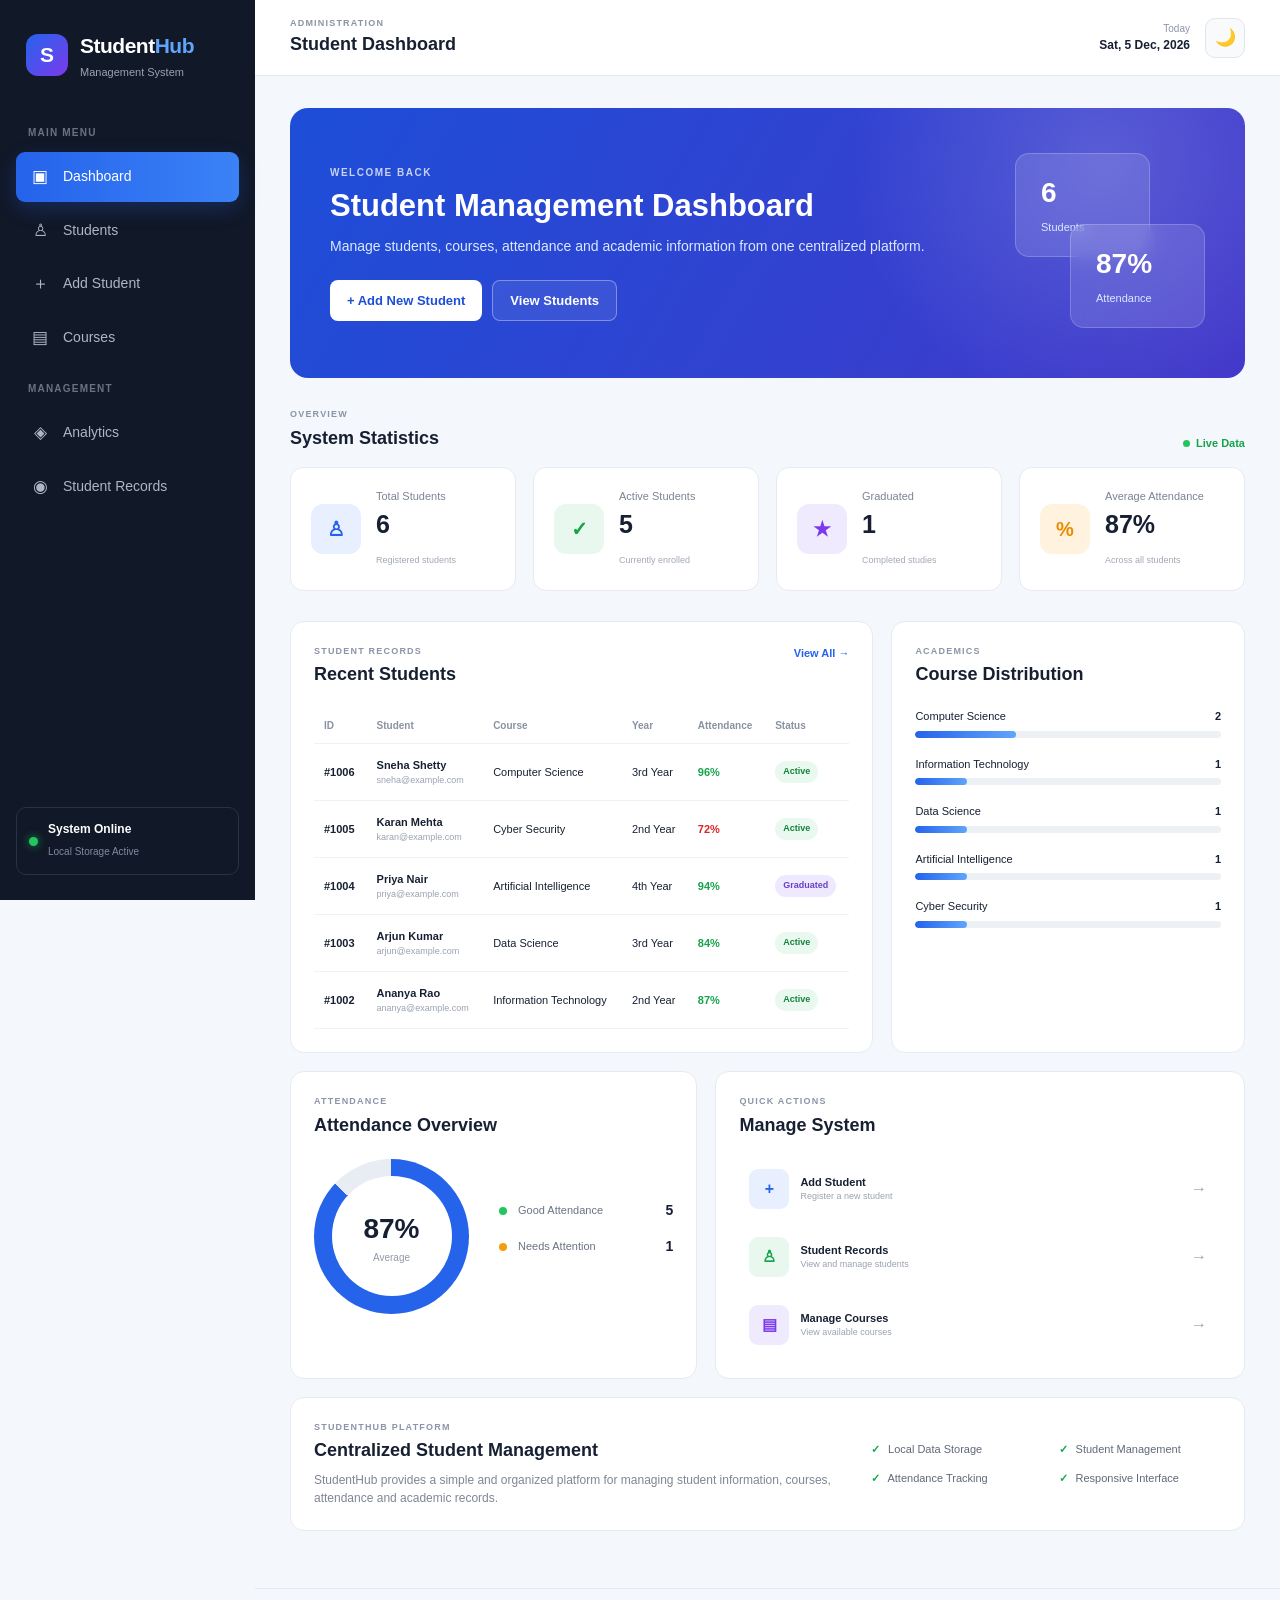
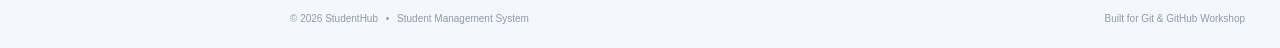
<file: index.html>
<!DOCTYPE html>
<html lang="en">

<head>
    <meta charset="UTF-8">
    <meta name="viewport" content="width=device-width, initial-scale=1.0">

    <title>StudentHub - Dashboard</title>

    <link rel="stylesheet" href="css/style.css">
</head>

<body>

    <!-- SIDEBAR -->

    <aside class="sidebar">

        <div class="brand">
            <div class="brand-icon">S</div>

            <div>
                <h2>Student<span>Hub</span></h2>
                <p>Management System</p>
            </div>
        </div>


        <nav class="sidebar-nav">

            <p class="nav-title">MAIN MENU</p>

            <a href="index.html" class="nav-link active">
                <span>▣</span>
                Dashboard
            </a>

            <a href="students.html" class="nav-link">
                <span>♙</span>
                Students
            </a>

            <a href="add-student.html" class="nav-link">
                <span>＋</span>
                Add Student
            </a>

            <a href="courses.html" class="nav-link">
                <span>▤</span>
                Courses
            </a>

            <p class="nav-title">MANAGEMENT</p>

            <a href="dashboard.html" class="nav-link">
                <span>◈</span>
                Analytics
            </a>

            <a href="students.html" class="nav-link">
                <span>◉</span>
                Student Records
            </a>

        </nav>


        <div class="sidebar-bottom">

            <div class="system-status">
                <span class="status-dot"></span>

                <div>
                    <strong>System Online</strong>
                    <small>Local Storage Active</small>
                </div>
            </div>

        </div>

    </aside>


    <!-- MAIN AREA -->

    <div class="main-wrapper">

        <!-- TOPBAR -->

        <header class="topbar">

            <div class="mobile-brand">
                Student<span>Hub</span>
            </div>

            <div class="topbar-left">

                <button
                    class="mobile-menu"
                    onclick="toggleSidebar()"
                    aria-label="Open menu"
                >
                    ☰
                </button>

                <div>
                    <p class="topbar-label">ADMINISTRATION</p>
                    <h3>Student Dashboard</h3>
                </div>

            </div>


            <div class="topbar-right">

                <div class="date-box">
                    <span>Today</span>
                    <strong id="currentDate">--</strong>
                </div>

                <button
                    class="theme-btn"
                    onclick="toggleTheme()"
                    title="Toggle dark mode"
                >
                    🌙
                </button>

            </div>

        </header>


        <!-- CONTENT -->

        <main class="dashboard-content">


            <!-- WELCOME -->

            <section class="welcome-banner">

                <div class="welcome-content">

                    <p class="welcome-small">
                        WELCOME BACK
                    </p>

                    <h1>
                        Student Management Dashboard
                    </h1>

                    <p>
                        Manage students, courses, attendance and academic
                        information from one centralized platform.
                    </p>

                    <div class="welcome-actions">

                        <a
                            href="add-student.html"
                            class="primary-btn"
                        >
                            + Add New Student
                        </a>

                        <a
                            href="students.html"
                            class="outline-btn"
                        >
                            View Students
                        </a>

                    </div>

                </div>


                <div class="welcome-decoration">

                    <div class="floating-card card-one">
                        <strong id="bannerStudents">0</strong>
                        <span>Students</span>
                    </div>

                    <div class="floating-card card-two">
                        <strong id="bannerAttendance">0%</strong>
                        <span>Attendance</span>
                    </div>

                </div>

            </section>


            <!-- STATISTICS -->

            <section class="section-heading">

                <div>
                    <p class="section-label">OVERVIEW</p>
                    <h2>System Statistics</h2>
                </div>

                <span class="live-indicator">
                    <span></span>
                    Live Data
                </span>

            </section>


            <section class="stats-grid">


                <div class="stat-card">

                    <div class="stat-icon blue">
                        ♙
                    </div>

                    <div class="stat-info">

                        <p>Total Students</p>

                        <h2 id="totalStudents">
                            0
                        </h2>

                        <span class="stat-description">
                            Registered students
                        </span>

                    </div>

                </div>


                <div class="stat-card">

                    <div class="stat-icon green">
                        ✓
                    </div>

                    <div class="stat-info">

                        <p>Active Students</p>

                        <h2 id="activeStudents">
                            0
                        </h2>

                        <span class="stat-description">
                            Currently enrolled
                        </span>

                    </div>

                </div>


                <div class="stat-card">

                    <div class="stat-icon purple">
                        ★
                    </div>

                    <div class="stat-info">

                        <p>Graduated</p>

                        <h2 id="graduatedStudents">
                            0
                        </h2>

                        <span class="stat-description">
                            Completed studies
                        </span>

                    </div>

                </div>


                <div class="stat-card">

                    <div class="stat-icon orange">
                        %
                    </div>

                    <div class="stat-info">

                        <p>Average Attendance</p>

                        <h2 id="averageAttendance">
                            0%
                        </h2>

                        <span class="stat-description">
                            Across all students
                        </span>

                    </div>

                </div>

            </section>


            <!-- MAIN GRID -->

            <section class="dashboard-grid">


                <!-- RECENT STUDENTS -->

                <div class="dashboard-card large-card">

                    <div class="card-heading">

                        <div>

                            <p class="section-label">
                                STUDENT RECORDS
                            </p>

                            <h2>
                                Recent Students
                            </h2>

                        </div>

                        <a href="students.html">
                            View All →
                        </a>

                    </div>


                    <div class="table-wrapper">

                        <table class="dashboard-table">

                            <thead>

                                <tr>
                                    <th>ID</th>
                                    <th>Student</th>
                                    <th>Course</th>
                                    <th>Year</th>
                                    <th>Attendance</th>
                                    <th>Status</th>
                                </tr>

                            </thead>

                            <tbody id="recentStudents">
                            </tbody>

                        </table>

                    </div>


                    <p
                        id="dashboardEmpty"
                        class="empty-message"
                    >
                        No students registered yet.
                    </p>

                </div>


                <!-- COURSE DISTRIBUTION -->

                <div class="dashboard-card">

                    <div class="card-heading">

                        <div>

                            <p class="section-label">
                                ACADEMICS
                            </p>

                            <h2>
                                Course Distribution
                            </h2>

                        </div>

                    </div>


                    <div id="courseDistribution">

                    </div>

                </div>

            </section>


            <!-- SECOND ROW -->

            <section class="dashboard-grid second-grid">


                <!-- ATTENDANCE -->

                <div class="dashboard-card">

                    <div class="card-heading">

                        <div>

                            <p class="section-label">
                                ATTENDANCE
                            </p>

                            <h2>
                                Attendance Overview
                            </h2>

                        </div>

                    </div>


                    <div class="attendance-overview">

                        <div
                            class="attendance-circle"
                            id="attendanceCircle"
                        >

                            <div>

                                <strong id="attendanceValue">
                                    0%
                                </strong>

                                <span>Average</span>

                            </div>

                        </div>


                        <div class="attendance-details">

                            <div>
                                <span class="legend-dot good"></span>
                                <p>Good Attendance</p>
                                <strong id="goodAttendance">0</strong>
                            </div>

                            <div>
                                <span class="legend-dot warning"></span>
                                <p>Needs Attention</p>
                                <strong id="lowAttendance">0</strong>
                            </div>

                        </div>

                    </div>

                </div>


                <!-- QUICK ACTIONS -->

                <div class="dashboard-card">

                    <div class="card-heading">

                        <div>

                            <p class="section-label">
                                QUICK ACTIONS
                            </p>

                            <h2>
                                Manage System
                            </h2>

                        </div>

                    </div>


                    <div class="quick-actions">

                        <a
                            href="add-student.html"
                            class="quick-action"
                        >

                            <div class="quick-icon blue">
                                +
                            </div>

                            <div>
                                <strong>Add Student</strong>
                                <span>Register a new student</span>
                            </div>

                            <b>→</b>

                        </a>


                        <a
                            href="students.html"
                            class="quick-action"
                        >

                            <div class="quick-icon green">
                                ♙
                            </div>

                            <div>
                                <strong>Student Records</strong>
                                <span>View and manage students</span>
                            </div>

                            <b>→</b>

                        </a>


                        <a
                            href="courses.html"
                            class="quick-action"
                        >

                            <div class="quick-icon purple">
                                ▤
                            </div>

                            <div>
                                <strong>Manage Courses</strong>
                                <span>View available courses</span>
                            </div>

                            <b>→</b>

                        </a>

                    </div>

                </div>

            </section>


            <!-- SYSTEM INFORMATION -->

            <section class="dashboard-card system-card">

                <div class="system-card-content">

                    <div>

                        <p class="section-label">
                            STUDENTHUB PLATFORM
                        </p>

                        <h2>
                            Centralized Student Management
                        </h2>

                        <p>
                            StudentHub provides a simple and organized
                            platform for managing student information,
                            courses, attendance and academic records.
                        </p>

                    </div>


                    <div class="system-features">

                        <div>
                            <span>✓</span>
                            Local Data Storage
                        </div>

                        <div>
                            <span>✓</span>
                            Student Management
                        </div>

                        <div>
                            <span>✓</span>
                            Attendance Tracking
                        </div>

                        <div>
                            <span>✓</span>
                            Responsive Interface
                        </div>

                    </div>

                </div>

            </section>


        </main>


        <!-- FOOTER -->

        <footer>

            <p>
                © 2026 StudentHub
                <span>•</span>
                Student Management System
            </p>

            <p>
                Built for Git & GitHub Workshop
            </p>

        </footer>

    </div>


    <script src="js/main.js"></script>

</body>

</html>
</file>
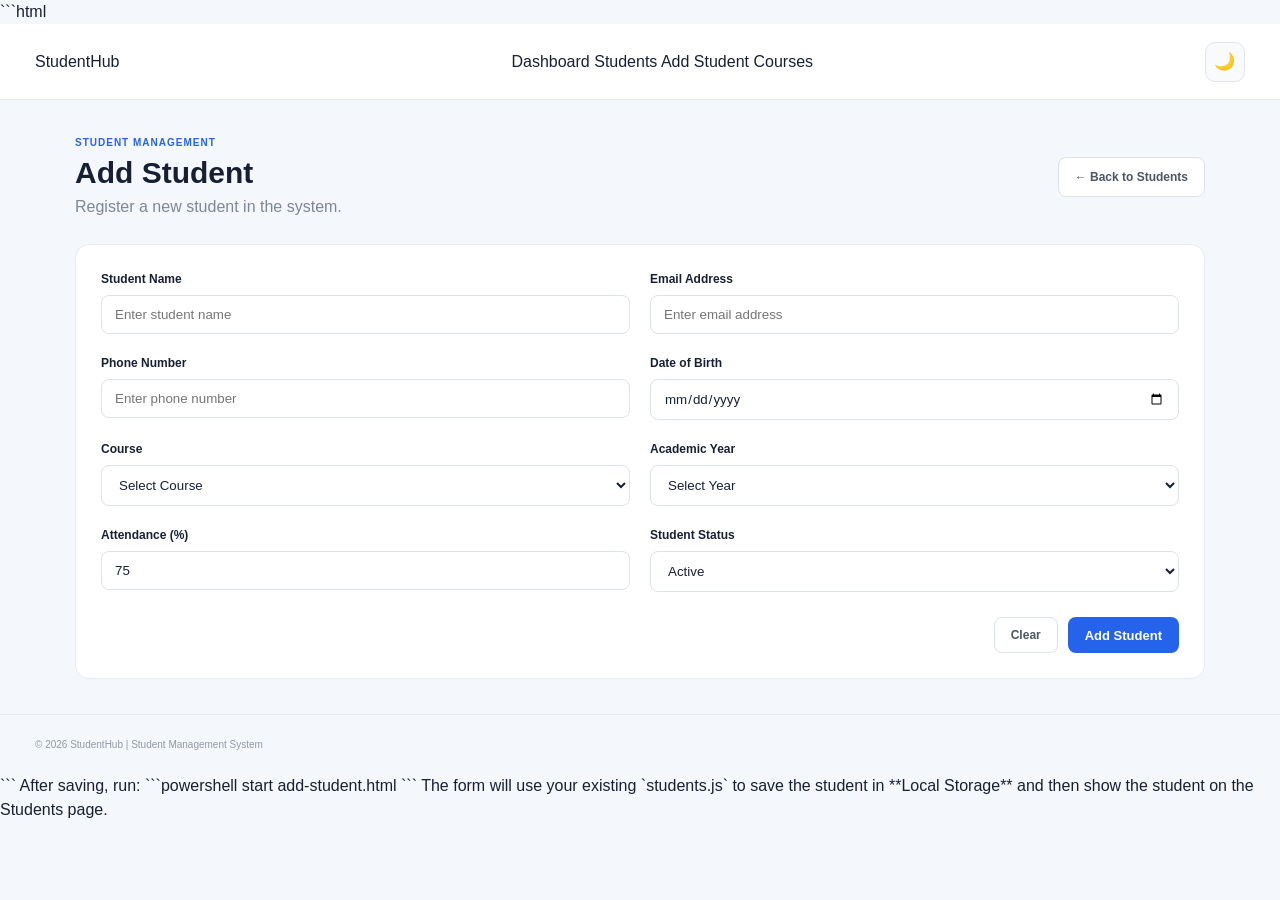
<file: add-student.html>
```html
<!DOCTYPE html>
<html lang="en">

<head>
    <meta charset="UTF-8">
    <meta name="viewport" content="width=device-width, initial-scale=1.0">

    <title>StudentHub - Add Student</title>

    <link rel="stylesheet" href="css/style.css">
</head>

<body>

<header class="topbar">

    <div class="logo">
        Student<span>Hub</span>
    </div>

    <nav>
        <a href="index.html">Dashboard</a>
        <a href="students.html">Students</a>
        <a href="add-student.html" class="active">Add Student</a>
        <a href="courses.html">Courses</a>
    </nav>

    <button class="theme-btn" onclick="toggleTheme()">🌙</button>

</header>


<main class="container">

    <div class="page-heading">

        <div>
            <p class="small-title">STUDENT MANAGEMENT</p>

            <h1>Add Student</h1>

            <p>
                Register a new student in the system.
            </p>
        </div>

        <a href="students.html" class="secondary-btn">
            ← Back to Students
        </a>

    </div>


    <section class="card form-card">

        <form id="studentForm">

            <div class="form-grid">

                <div class="form-group">

                    <label for="name">
                        Student Name
                    </label>

                    <input
                        type="text"
                        id="name"
                        name="name"
                        placeholder="Enter student name"
                        required
                    >

                </div>


                <div class="form-group">

                    <label for="email">
                        Email Address
                    </label>

                    <input
                        type="email"
                        id="email"
                        name="email"
                        placeholder="Enter email address"
                        required
                    >

                </div>


                <div class="form-group">

                    <label for="phone">
                        Phone Number
                    </label>

                    <input
                        type="tel"
                        id="phone"
                        name="phone"
                        placeholder="Enter phone number"
                        required
                    >

                </div>


                <div class="form-group">

                    <label for="dob">
                        Date of Birth
                    </label>

                    <input
                        type="date"
                        id="dob"
                        name="dob"
                        required
                    >

                </div>


                <div class="form-group">

                    <label for="course">
                        Course
                    </label>

                    <select
                        id="course"
                        name="course"
                        required
                    >

                        <option value="">
                            Select Course
                        </option>

                        <option value="Computer Science">
                            Computer Science
                        </option>

                        <option value="Information Technology">
                            Information Technology
                        </option>

                        <option value="Data Science">
                            Data Science
                        </option>

                        <option value="Artificial Intelligence">
                            Artificial Intelligence
                        </option>

                        <option value="Cyber Security">
                            Cyber Security
                        </option>

                        <option value="Mobile Application">
                            Mobile Application
                        </option>

                    </select>

                </div>


                <div class="form-group">

                    <label for="year">
                        Academic Year
                    </label>

                    <select
                        id="year"
                        name="year"
                        required
                    >

                        <option value="">
                            Select Year
                        </option>

                        <option value="1st Year">
                            1st Year
                        </option>

                        <option value="2nd Year">
                            2nd Year
                        </option>

                        <option value="3rd Year">
                            3rd Year
                        </option>

                        <option value="4th Year">
                            4th Year
                        </option>

                    </select>

                </div>


                <div class="form-group">

                    <label for="attendance">
                        Attendance (%)
                    </label>

                    <input
                        type="number"
                        id="attendance"
                        name="attendance"
                        min="0"
                        max="100"
                        value="75"
                        placeholder="Enter attendance"
                        required
                    >

                </div>


                <div class="form-group">

                    <label for="status">
                        Student Status
                    </label>

                    <select
                        id="status"
                        name="status"
                        required
                    >

                        <option value="Active">
                            Active
                        </option>

                        <option value="Inactive">
                            Inactive
                        </option>

                        <option value="Graduated">
                            Graduated
                        </option>

                    </select>

                </div>

            </div>


            <div class="form-actions">

                <button
                    type="reset"
                    class="secondary-btn"
                >
                    Clear
                </button>

                <button
                    type="submit"
                    class="primary-btn"
                >
                    Add Student
                </button>

            </div>

        </form>

    </section>

</main>


<footer>

    <p>
        © 2026 StudentHub | Student Management System
    </p>

</footer>


<script src="js/main.js"></script>
<script src="js/students.js"></script>

</body>

</html>
```

After saving, run:

```powershell
start add-student.html
```

The form will use your existing `students.js` to save the student in **Local Storage** and then show the student on the Students page.
</file>
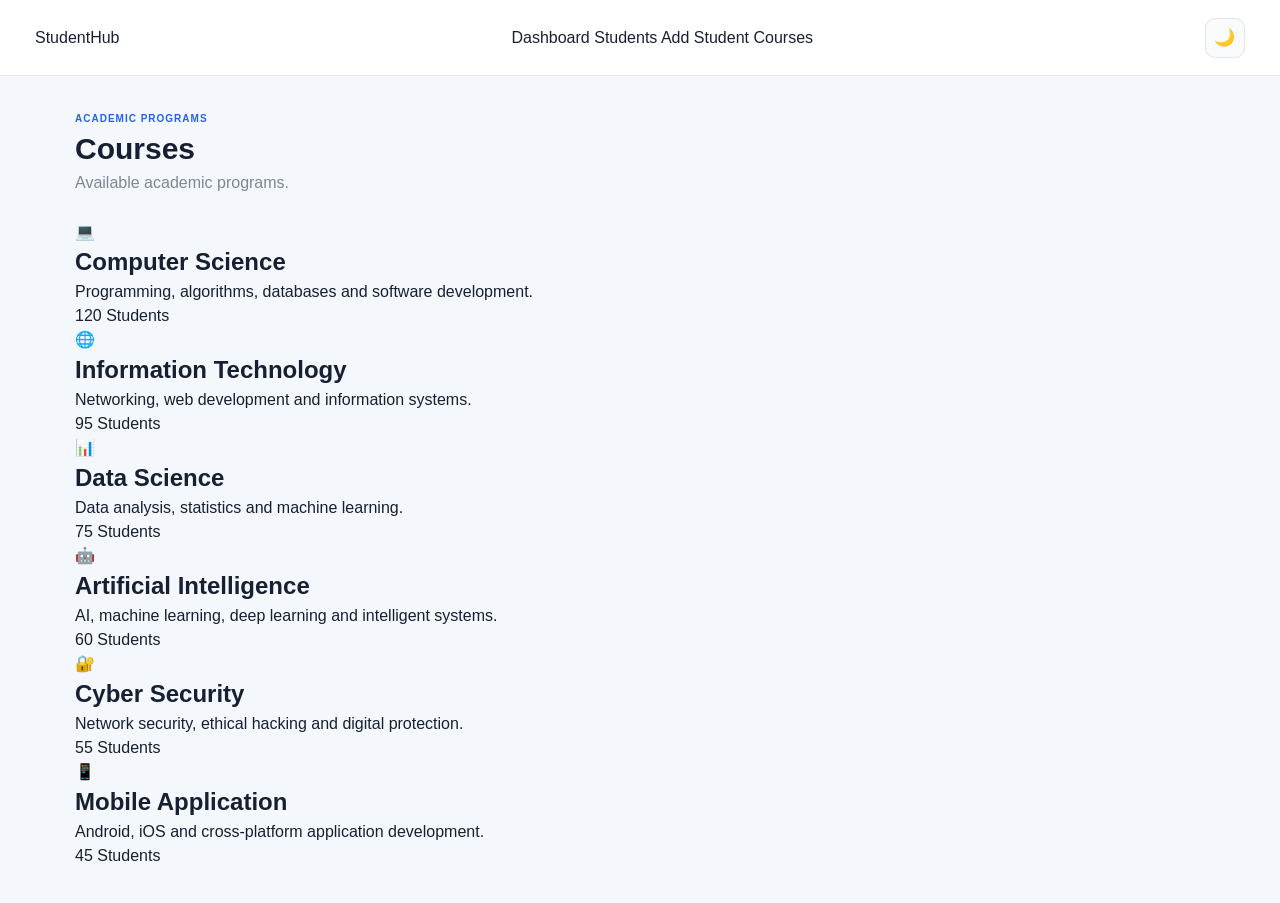
<file: courses.html>
<!DOCTYPE html>
<html lang="en">
<head>
    <meta charset="UTF-8">
    <meta name="viewport" content="width=device-width, initial-scale=1.0">
    <title>StudentHub - Courses</title>
    <link rel="stylesheet" href="css/style.css">
</head>
<body>

<header class="topbar">

    <div class="logo">Student<span>Hub</span></div>

    <nav>
        <a href="index.html">Dashboard</a>
        <a href="students.html">Students</a>
        <a href="add-student.html">Add Student</a>
        <a href="courses.html" class="active">Courses</a>
    </nav>

    <button class="theme-btn" onclick="toggleTheme()">🌙</button>

</header>

<main class="container">

    <div class="page-heading">

        <div>
            <p class="small-title">ACADEMIC PROGRAMS</p>
            <h1>Courses</h1>
            <p>Available academic programs.</p>
        </div>

    </div>

    <section class="course-grid">

        <div class="course-card">
            <div class="course-icon">💻</div>
            <h2>Computer Science</h2>
            <p>Programming, algorithms, databases and software development.</p>
            <span>120 Students</span>
        </div>

        <div class="course-card">
            <div class="course-icon">🌐</div>
            <h2>Information Technology</h2>
            <p>Networking, web development and information systems.</p>
            <span>95 Students</span>
        </div>

        <div class="course-card">
            <div class="course-icon">📊</div>
            <h2>Data Science</h2>
            <p>Data analysis, statistics and machine learning.</p>
            <span>75 Students</span>
        </div>

        <div class="course-card">
            <div class="course-icon">🤖</div>
            <h2>Artificial Intelligence</h2>
            <p>AI, machine learning, deep learning and intelligent systems.</p>
            <span>60 Students</span>
        </div>

        <div class="course-card">
            <div class="course-icon">🔐</div>
            <h2>Cyber Security</h2>
            <p>Network security, ethical hacking and digital protection.</p>
            <span>55 Students</span>
        </div>

        <div class="course-card">
            <div class="course-icon">📱</div>
            <h2>Mobile Application</h2>
            <p>Android, iOS and cross-platform application development.</p>
            <span>45 Students</span>
        </div>

    </section>

</main>

<script src="js/main.js"></script>

</body>
</html>
</file>
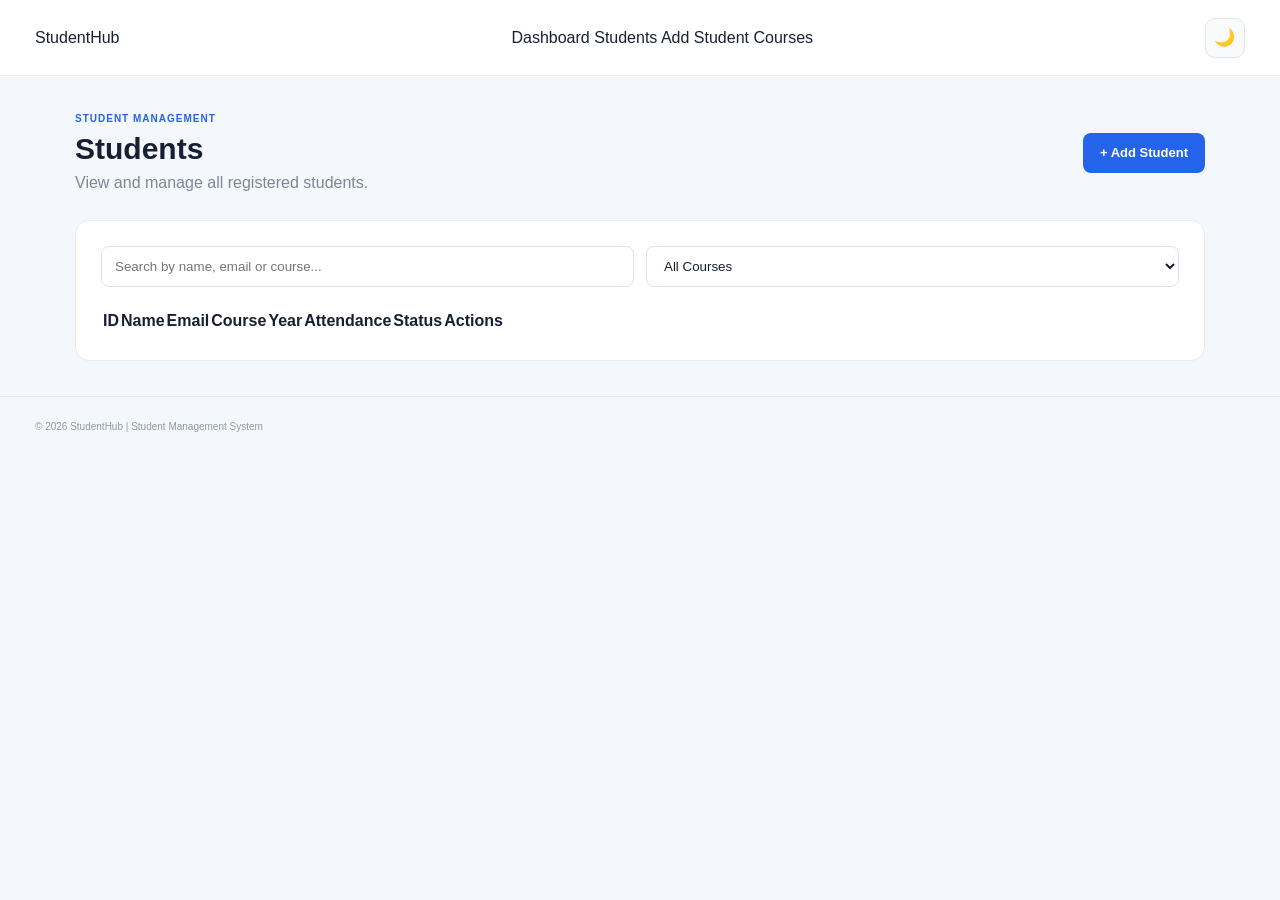
<file: students.html>
<!DOCTYPE html>
<html lang="en">
<head>
    <meta charset="UTF-8">
    <meta name="viewport" content="width=device-width, initial-scale=1.0">
    <title>StudentHub - Students</title>
    <link rel="stylesheet" href="css/style.css">
</head>

<body>

<header class="topbar">

    <div class="logo">
        Student<span>Hub</span>
    </div>

    <nav>
        <a href="index.html">Dashboard</a>
        <a href="students.html" class="active">Students</a>
        <a href="add-student.html">Add Student</a>
        <a href="courses.html">Courses</a>
    </nav>

    <button class="theme-btn" onclick="toggleTheme()">🌙</button>

</header>

<main class="container">

    <div class="page-heading">

        <div>
            <p class="small-title">STUDENT MANAGEMENT</p>

            <h1>Students</h1>

            <p>
                View and manage all registered students.
            </p>
        </div>

        <a href="add-student.html" class="primary-btn">
            + Add Student
        </a>

    </div>

    <section class="card">

        <div class="search-area">

            <input
                type="text"
                id="searchInput"
                placeholder="Search by name, email or course..."
                onkeyup="searchStudents()"
            >

            <select
                id="courseFilter"
                onchange="searchStudents()"
            >
                <option value="">All Courses</option>

                <option value="Computer Science">
                    Computer Science
                </option>

                <option value="Information Technology">
                    Information Technology
                </option>

                <option value="Data Science">
                    Data Science
                </option>

                <option value="Artificial Intelligence">
                    Artificial Intelligence
                </option>

                <option value="Cyber Security">
                    Cyber Security
                </option>

            </select>

        </div>

        <div class="table-container">

            <table>

                <thead>

                    <tr>
                        <th>ID</th>
                        <th>Name</th>
                        <th>Email</th>
                        <th>Course</th>
                        <th>Year</th>
                        <th>Attendance</th>
                        <th>Status</th>
                        <th>Actions</th>
                    </tr>

                </thead>

                <tbody id="studentsTable">
                </tbody>

            </table>

        </div>

        <p id="noStudents" class="empty-message">
            No students found.
        </p>

    </section>

</main>

<footer>

    <p>
        © 2026 StudentHub | Student Management System
    </p>

</footer>

<script src="js/main.js"></script>
<script src="js/students.js"></script>

</body>
</html>
</file>
<file: css/style.css>
/* =========================================
   STUDENTHUB - PROFESSIONAL STYLE
   ========================================= */


/* ---------- RESET ---------- */

* {
    margin: 0;
    padding: 0;
    box-sizing: border-box;
}


html {
    scroll-behavior: smooth;
}


body {
    font-family: Arial, Helvetica, sans-serif;
    background: #f4f7fb;
    color: #172033;
    line-height: 1.5;
    transition: background 0.3s, color 0.3s;
}


a {
    text-decoration: none;
    color: inherit;
}


button,
input,
select {
    font-family: inherit;
}


/* ---------- SIDEBAR ---------- */

.sidebar {
    position: fixed;
    left: 0;
    top: 0;
    width: 255px;
    height: 100vh;
    background: #111827;
    color: white;
    padding: 25px 16px;
    display: flex;
    flex-direction: column;
    z-index: 1000;
}


.brand {
    display: flex;
    align-items: center;
    gap: 12px;
    padding: 5px 10px 30px;
}


.brand-icon {
    width: 42px;
    height: 42px;
    border-radius: 12px;
    background: linear-gradient(135deg, #2563eb, #7c3aed);
    display: flex;
    align-items: center;
    justify-content: center;
    font-size: 21px;
    font-weight: bold;
}


.brand h2 {
    font-size: 21px;
    letter-spacing: -0.5px;
}


.brand h2 span {
    color: #60a5fa;
}


.brand p {
    color: #9ca3af;
    font-size: 11px;
    margin-top: 2px;
}


.nav-title {
    color: #6b7280;
    font-size: 10px;
    font-weight: bold;
    letter-spacing: 1.2px;
    padding: 15px 12px 8px;
}


.nav-link {
    display: flex;
    align-items: center;
    gap: 13px;
    padding: 12px 14px;
    margin: 4px 0;
    border-radius: 9px;
    color: #aeb6c5;
    font-size: 14px;
    transition: 0.2s;
}


.nav-link span {
    width: 20px;
    text-align: center;
    font-size: 17px;
}


.nav-link:hover {
    background: #1f2937;
    color: white;
}


.nav-link.active {
    background: linear-gradient(
        90deg,
        #2563eb,
        #3b82f6
    );
    color: white;
    box-shadow: 0 7px 20px rgba(37, 99, 235, 0.25);
}


.sidebar-bottom {
    margin-top: auto;
}


.system-status {
    border: 1px solid #273244;
    border-radius: 10px;
    padding: 12px;
    display: flex;
    gap: 10px;
    align-items: center;
}


.status-dot {
    width: 9px;
    height: 9px;
    background: #22c55e;
    border-radius: 50%;
    box-shadow: 0 0 8px rgba(34, 197, 94, 0.7);
}


.system-status strong {
    display: block;
    font-size: 12px;
}


.system-status small {
    color: #7f8a9d;
    font-size: 10px;
}


/* ---------- MAIN ---------- */

.main-wrapper {
    margin-left: 255px;
    min-height: 100vh;
}


/* ---------- TOPBAR ---------- */

.topbar {
    height: 76px;
    background: white;
    border-bottom: 1px solid #e5e9f0;
    padding: 0 35px;
    display: flex;
    align-items: center;
    justify-content: space-between;
    position: sticky;
    top: 0;
    z-index: 500;
}


.topbar-left {
    display: flex;
    align-items: center;
    gap: 15px;
}


.topbar-label {
    color: #8a94a6;
    font-size: 9px;
    font-weight: bold;
    letter-spacing: 1.2px;
}


.topbar h3 {
    font-size: 18px;
    margin-top: 1px;
}


.topbar-right {
    display: flex;
    align-items: center;
    gap: 15px;
}


.date-box {
    display: flex;
    flex-direction: column;
    text-align: right;
}


.date-box span {
    color: #8b95a7;
    font-size: 10px;
}


.date-box strong {
    font-size: 12px;
}


.theme-btn {
    border: 1px solid #e1e6ee;
    background: #f8fafc;
    width: 40px;
    height: 40px;
    border-radius: 10px;
    cursor: pointer;
    font-size: 17px;
}


.mobile-menu,
.mobile-brand {
    display: none;
}


/* ---------- CONTENT ---------- */

.dashboard-content {
    padding: 32px 35px;
    max-width: 1600px;
    margin: auto;
}


/* ---------- WELCOME ---------- */

.welcome-banner {
    min-height: 235px;
    border-radius: 18px;
    padding: 35px 40px;
    color: white;
    background:
        radial-gradient(
            circle at 85% 20%,
            rgba(255,255,255,0.16),
            transparent 30%
        ),
        linear-gradient(
            120deg,
            #1d4ed8,
            #4338ca
        );
    display: flex;
    justify-content: space-between;
    align-items: center;
    overflow: hidden;
    position: relative;
    margin-bottom: 30px;
}


.welcome-content {
    max-width: 700px;
    position: relative;
    z-index: 2;
}


.welcome-small {
    font-size: 10px;
    font-weight: bold;
    letter-spacing: 1.5px;
    opacity: 0.75;
    margin-bottom: 7px;
}


.welcome-banner h1 {
    font-size: 31px;
    line-height: 1.2;
    margin-bottom: 12px;
}


.welcome-banner p:not(.welcome-small) {
    color: #dbeafe;
    font-size: 14px;
    max-width: 650px;
}


.welcome-actions {
    display: flex;
    gap: 10px;
    margin-top: 23px;
}


.primary-btn,
.outline-btn {
    display: inline-flex;
    align-items: center;
    justify-content: center;
    border-radius: 8px;
    padding: 10px 17px;
    font-size: 13px;
    font-weight: bold;
    cursor: pointer;
    transition: 0.2s;
    border: none;
}


.primary-btn {
    background: #2563eb;
    color: white;
}


.welcome-banner .primary-btn {
    background: white;
    color: #1d4ed8;
}


.primary-btn:hover,
.outline-btn:hover {
    transform: translateY(-2px);
}


.outline-btn {
    color: white;
    border: 1px solid rgba(255,255,255,0.35);
    background: rgba(255,255,255,0.08);
}


.welcome-decoration {
    width: 280px;
    height: 200px;
    position: relative;
}


.floating-card {
    position: absolute;
    background: rgba(255,255,255,0.12);
    backdrop-filter: blur(8px);
    border: 1px solid rgba(255,255,255,0.2);
    border-radius: 14px;
    padding: 18px 25px;
    min-width: 135px;
}


.floating-card strong {
    display: block;
    font-size: 28px;
}


.floating-card span {
    font-size: 11px;
    color: #dbeafe;
}


.card-one {
    right: 55px;
    top: 10px;
}


.card-two {
    right: 0;
    bottom: 15px;
}


/* ---------- SECTION HEADINGS ---------- */

.section-heading {
    display: flex;
    justify-content: space-between;
    align-items: end;
    margin-bottom: 15px;
}


.section-label {
    font-size: 9px;
    letter-spacing: 1.2px;
    color: #8b95a7;
    font-weight: bold;
    margin-bottom: 3px;
}


.section-heading h2,
.dashboard-card h2 {
    font-size: 18px;
}


.live-indicator {
    display: flex;
    align-items: center;
    gap: 6px;
    color: #16a34a;
    font-size: 11px;
    font-weight: bold;
}


.live-indicator span {
    width: 7px;
    height: 7px;
    border-radius: 50%;
    background: #22c55e;
}


/* ---------- STATISTICS ---------- */

.stats-grid {
    display: grid;
    grid-template-columns: repeat(4, 1fr);
    gap: 17px;
    margin-bottom: 30px;
}


.stat-card {
    background: white;
    border: 1px solid #e7ebf1;
    border-radius: 13px;
    padding: 20px;
    display: flex;
    align-items: center;
    gap: 15px;
    transition: 0.2s;
}


.stat-card:hover {
    transform: translateY(-3px);
    box-shadow: 0 10px 25px rgba(15,23,42,0.07);
}


.stat-icon {
    width: 50px;
    height: 50px;
    min-width: 50px;
    border-radius: 12px;
    display: flex;
    align-items: center;
    justify-content: center;
    font-weight: bold;
    font-size: 20px;
}


.stat-icon.blue,
.quick-icon.blue {
    background: #e8f0ff;
    color: #2563eb;
}


.stat-icon.green,
.quick-icon.green {
    background: #e8f8ef;
    color: #16a34a;
}


.stat-icon.purple,
.quick-icon.purple {
    background: #f0eafe;
    color: #7c3aed;
}


.stat-icon.orange {
    background: #fff3df;
    color: #ea8b00;
}


.stat-info p {
    color: #7b8494;
    font-size: 11px;
}


.stat-info h2 {
    font-size: 25px;
    margin: 2px 0;
}


.stat-description {
    color: #a1a9b6;
    font-size: 9px;
}


/* ---------- DASHBOARD GRID ---------- */

.dashboard-grid {
    display: grid;
    grid-template-columns: 1.65fr 1fr;
    gap: 18px;
    margin-bottom: 18px;
}


.second-grid {
    grid-template-columns: 1fr 1.3fr;
}


.dashboard-card {
    background: white;
    border: 1px solid #e7ebf1;
    border-radius: 14px;
    padding: 23px;
    min-width: 0;
}


.large-card {
    min-height: 360px;
}


.card-heading {
    display: flex;
    align-items: flex-start;
    justify-content: space-between;
    margin-bottom: 20px;
}


.card-heading a {
    color: #2563eb;
    font-size: 11px;
    font-weight: bold;
}


/* ---------- TABLE ---------- */

.table-wrapper {
    overflow-x: auto;
}


.dashboard-table {
    width: 100%;
    border-collapse: collapse;
}


.dashboard-table th {
    color: #8992a1;
    font-size: 10px;
    font-weight: bold;
    text-align: left;
    padding: 10px;
    border-bottom: 1px solid #edf0f4;
    white-space: nowrap;
}


.dashboard-table td {
    padding: 13px 10px;
    border-bottom: 1px solid #f0f2f5;
    font-size: 11px;
    white-space: nowrap;
}


.dashboard-table tbody tr:hover {
    background: #f8fafc;
}


.student-name {
    font-weight: bold;
}


.student-email {
    display: block;
    color: #9aa3b1;
    font-size: 9px;
}


.attendance-good {
    color: #16a34a;
    font-weight: bold;
}


.attendance-low {
    color: #dc2626;
    font-weight: bold;
}


.status-badge {
    display: inline-block;
    padding: 4px 8px;
    border-radius: 20px;
    font-size: 9px;
    font-weight: bold;
}


.status-active {
    background: #e9f9ef;
    color: #16803b;
}


.status-graduated {
    background: #eee9ff;
    color: #6941c6;
}


.status-inactive {
    background: #f1f3f5;
    color: #68707c;
}


.empty-message {
    display: none;
    text-align: center;
    padding: 30px;
    color: #8d96a5;
    font-size: 13px;
}


/* ---------- COURSE DISTRIBUTION ---------- */

.course-item {
    margin-bottom: 18px;
}


.course-info {
    display: flex;
    justify-content: space-between;
    margin-bottom: 6px;
}


.course-info span {
    font-size: 11px;
}


.course-info strong {
    font-size: 11px;
}


.progress-bar {
    height: 7px;
    background: #edf1f6;
    border-radius: 10px;
    overflow: hidden;
}


.progress-fill {
    height: 100%;
    border-radius: 10px;
    background: linear-gradient(
        90deg,
        #2563eb,
        #60a5fa
    );
    transition: width 0.5s;
}


/* ---------- ATTENDANCE ---------- */

.attendance-overview {
    display: flex;
    align-items: center;
    gap: 30px;
}


.attendance-circle {
    width: 155px;
    height: 155px;
    min-width: 155px;
    border-radius: 50%;
    background: conic-gradient(
        #2563eb 0deg,
        #2563eb 0deg,
        #e8edf4 0deg
    );
    display: flex;
    align-items: center;
    justify-content: center;
}


.attendance-circle::before {
    content: "";
    position: absolute;
}


.attendance-circle > div {
    width: 120px;
    height: 120px;
    border-radius: 50%;
    background: white;
    display: flex;
    flex-direction: column;
    align-items: center;
    justify-content: center;
}


.attendance-circle strong {
    font-size: 28px;
}


.attendance-circle span {
    color: #929aa8;
    font-size: 10px;
}


.attendance-details {
    flex: 1;
}


.attendance-details > div {
    display: grid;
    grid-template-columns: 12px 1fr auto;
    align-items: center;
    gap: 7px;
    margin-bottom: 15px;
}


.attendance-details p {
    font-size: 11px;
    color: #697384;
}


.attendance-details strong {
    font-size: 14px;
}


.legend-dot {
    width: 8px;
    height: 8px;
    border-radius: 50%;
}


.legend-dot.good {
    background: #22c55e;
}


.legend-dot.warning {
    background: #f59e0b;
}


/* ---------- QUICK ACTIONS ---------- */

.quick-actions {
    display: flex;
    flex-direction: column;
    gap: 8px;
}


.quick-action {
    display: grid;
    grid-template-columns: 40px 1fr 20px;
    gap: 11px;
    align-items: center;
    padding: 10px;
    border-radius: 10px;
    transition: 0.2s;
}


.quick-action:hover {
    background: #f6f8fb;
}


.quick-icon {
    width: 40px;
    height: 40px;
    border-radius: 9px;
    display: flex;
    align-items: center;
    justify-content: center;
    font-weight: bold;
}


.quick-action strong {
    display: block;
    font-size: 11px;
}


.quick-action span {
    display: block;
    color: #9aa3b1;
    font-size: 9px;
}


.quick-action b {
    color: #9aa3b1;
}


/* ---------- SYSTEM CARD ---------- */

.system-card {
    margin-bottom: 25px;
}


.system-card-content {
    display: flex;
    justify-content: space-between;
    align-items: center;
    gap: 30px;
}


.system-card h2 {
    margin-bottom: 7px;
}


.system-card p:not(.section-label) {
    color: #7e8795;
    font-size: 12px;
    max-width: 700px;
}


.system-features {
    display: grid;
    grid-template-columns: 1fr 1fr;
    gap: 12px 25px;
    min-width: 350px;
}


.system-features div {
    color: #606a79;
    font-size: 11px;
}


.system-features span {
    color: #16a34a;
    font-weight: bold;
    margin-right: 5px;
}


/* ---------- FOOTER ---------- */

footer {
    padding: 22px 35px;
    border-top: 1px solid #e5e9f0;
    display: flex;
    justify-content: space-between;
    color: #9199a7;
    font-size: 10px;
}


footer span {
    margin: 0 5px;
}


/* ---------- FORM COMPATIBILITY ---------- */

.container {
    max-width: 1200px;
    margin: auto;
    padding: 35px;
}


.topbar:not(.main-wrapper .topbar) {
    margin-left: 0;
}


.page-heading {
    display: flex;
    justify-content: space-between;
    align-items: center;
    margin-bottom: 25px;
}


.page-heading h1 {
    font-size: 30px;
}


.page-heading p {
    color: #7d8796;
}


.small-title {
    font-size: 10px !important;
    font-weight: bold;
    letter-spacing: 1px;
    color: #2563eb !important;
}


.card {
    background: white;
    border: 1px solid #e7ebf1;
    border-radius: 14px;
    padding: 25px;
}


.search-area {
    display: flex;
    gap: 12px;
    margin-bottom: 20px;
}


.search-area input,
.search-area select,
.form-group input,
.form-group select {
    width: 100%;
    padding: 11px 13px;
    border: 1px solid #dce2ea;
    border-radius: 8px;
    background: white;
    color: #172033;
    outline: none;
}


.search-area input:focus,
.search-area select:focus,
.form-group input:focus,
.form-group select:focus {
    border-color: #2563eb;
}


.form-grid {
    display: grid;
    grid-template-columns: 1fr 1fr;
    gap: 20px;
}


.form-group label {
    display: block;
    font-size: 12px;
    font-weight: bold;
    margin-bottom: 7px;
}


.form-actions {
    display: flex;
    justify-content: flex-end;
    gap: 10px;
    margin-top: 25px;
}


.secondary-btn {
    display: inline-flex;
    align-items: center;
    justify-content: center;
    padding: 10px 16px;
    border: 1px solid #dce2ea;
    background: white;
    color: #4b5563;
    border-radius: 8px;
    cursor: pointer;
    font-size: 12px;
    font-weight: bold;
}


.action-btn {
    border: none;
    border-radius: 6px;
    padding: 5px 8px;
    cursor: pointer;
    font-size: 10px;
    margin-right: 4px;
}


.edit-btn {
    background: #e8f0ff;
    color: #2563eb;
}


.delete-btn {
    background: #feecec;
    color: #dc2626;
}


/* ---------- DARK MODE ---------- */

body.dark {
    background: #0b1120;
    color: #e5e7eb;
}


body.dark .topbar,
body.dark .stat-card,
body.dark .dashboard-card,
body.dark .card,
body.dark .theme-btn,
body.dark .secondary-btn {
    background: #111827;
    border-color: #253044;
    color: #e5e7eb;
}


body.dark .topbar {
    border-bottom-color: #253044;
}


body.dark .stat-info p,
body.dark .stat-description,
body.dark .section-label,
body.dark .date-box span,
body.dark .student-email,
body.dark .system-card p:not(.section-label),
body.dark .attendance-details p,
body.dark .quick-action span {
    color: #8d99ab;
}


body.dark .dashboard-table th {
    color: #8d99ab;
    border-bottom-color: #263143;
}


body.dark .dashboard-table td {
    border-bottom-color: #202b3d;
}


body.dark .dashboard-table tbody tr:hover,
body.dark .quick-action:hover {
    background: #182235;
}


body.dark .progress-bar {
    background: #263143;
}


body.dark .attendance-circle > div {
    background: #111827;
}


body.dark .attendance-circle {
    background: conic-gradient(
        #3b82f6 0deg,
        #3b82f6 0deg,
        #263143 0deg
    );
}


body.dark footer {
    border-top-color: #253044;
}


body.dark .search-area input,
body.dark .search-area select,
body.dark .form-group input,
body.dark .form-group select {
    background: #111827;
    color: #e5e7eb;
    border-color: #334155;
}


/* ---------- RESPONSIVE ---------- */

@media (max-width: 1200px) {

    .stats-grid {
        grid-template-columns: repeat(2, 1fr);
    }

    .dashboard-grid,
    .second-grid {
        grid-template-columns: 1fr;
    }

}


@media (max-width: 900px) {

    .sidebar {
        transform: translateX(-100%);
        transition: 0.3s;
    }


    .sidebar.open {
        transform: translateX(0);
    }


    .main-wrapper {
        margin-left: 0;
    }


    .mobile-menu {
        display: block;
        border: none;
        background: none;
        font-size: 22px;
        cursor: pointer;
    }


    .mobile-brand {
        display: block;
        font-weight: bold;
        font-size: 18px;
    }


    .mobile-brand span {
        color: #2563eb;
    }


    .topbar-left > div {
        display: none;
    }

}


@media (max-width: 700px) {

    .dashboard-content {
        padding: 20px 15px;
    }


    .topbar {
        padding: 0 15px;
    }


    .date-box {
        display: none;
    }


    .welcome-banner {
        padding: 28px;
    }


    .welcome-banner h1 {
        font-size: 25px;
    }


    .welcome-decoration {
        display: none;
    }


    .stats-grid {
        grid-template-columns: 1fr;
    }


    .attendance-overview {
        flex-direction: column;
    }


    .system-card-content {
        flex-direction: column;
        align-items: flex-start;
    }


    .system-features {
        min-width: 0;
        width: 100%;
    }


    footer {
        flex-direction: column;
        gap: 7px;
        padding: 20px 15px;
    }


    .container {
        padding: 20px 15px;
    }


    .page-heading {
        flex-direction: column;
        align-items: flex-start;
        gap: 15px;
    }


    .form-grid {
        grid-template-columns: 1fr;
    }


    .search-area {
        flex-direction: column;
    }

}
</file>
